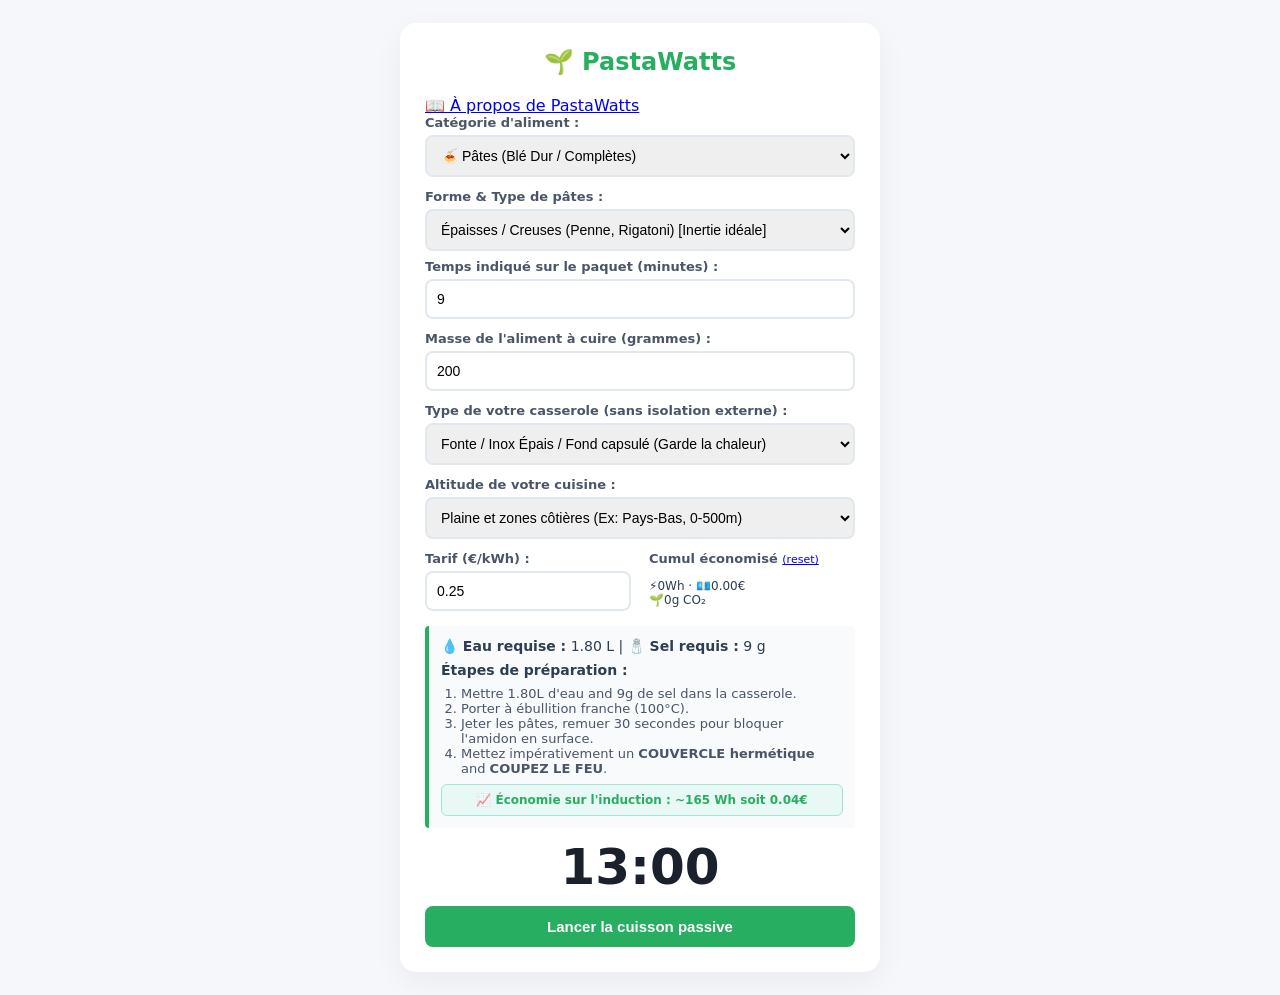
<file: index.html>
<!DOCTYPE html>
<html lang="fr">
<head>
    <meta charset="UTF-8">
    <meta name="viewport" content="width=device-width, initial-scale=1.0">
    <title>PastaWatts - L'Assistant de Cuisson Passive</title>
    <link rel="stylesheet" href="style.css">
        <!-- Liaison avec le manifest pour Android -->
    <link rel="manifest" href="manifest.json">
    <!-- Métadonnées pour l'installation iOS -->
    <meta name="apple-mobile-web-app-capable" content="yes">
    <meta name="apple-mobile-web-app-title" content="PastaWatts">
    <link rel="apple-touch-icon" href="icon.svg">

</head>
<body>

<div class="container">
    <h1>🌱 PastaWatts</h1>
    <a href="readme.html" class="about-link">
    📖 À propos de PastaWatts
</a>
    <div class="group">
        <label for="category">Catégorie d'aliment :</label>
        <select id="category" onchange="toggleInputs()">
            <option value="pates">🍝 Pâtes (Blé Dur / Complètes)</option>
            <option value="riz">🌾 Riz (Blanc, Complet, Basmati)</option>
            <option value="cereales">🥣 Autres Céréales (Quinoa, Boulgour...)</option>
        </select>
    </div>

    <!-- Options dynamiques pour les Pâtes -->
    <div id="pates-options" class="group">
        <label for="formePates">Forme & Type de pâtes :</label>
        <select id="formePates" onchange="calculer()">
            <option value="fines">Fines / Longues (Spaghetti, Coquillettes) [-1 min de repos]</option>
            <option value="epaisses" selected>Épaisses / Creuses (Penne, Rigatoni) [Inertie idéale]</option>
            <option value="completes">Pâtes Complètes (Intégrales) [+2 min de repos]</option>
        </select>
        <label for="tempsPaquet" style="margin-top: 8px;">Temps indiqué sur le paquet (minutes) :</label>
        <input type="number" id="tempsPaquet" value="9" min="1" oninput="calculer()">
    </div>

    <!-- Options dynamiques pour le Riz et Céréales -->
   <div id="riz-options" class="group" style="display:none;">
    <label for="typeRiz">Type de riz :</label>
    <select id="typeRiz" onchange="calculer()">
        <option value="riz_blanc">Riz Blanc / Basmati / Thaï</option>
        <option value="riz_complet">Riz Complet (Grain entier)</option>
    </select>
</div>

<div id="cereales-options" class="group" style="display:none;">
    <label for="typeCereale">Type de céréale :</label>
    <select id="typeCereale" onchange="calculer()">
        <option value="quinoa">Quinoa</option>
        <option value="boulgour">Boulgour / Épeautre concassé</option>
        <option value="ble_grain">Grains de Blé Entiers (Ebly, etc.)</option>
    </select>
</div>


    <div class="group">
        <label for="poids">Masse de l'aliment à cuire (grammes) :</label>
        <input type="number" id="poids" value="200" min="10" oninput="calculer()">
    </div>

    <div class="group">
        <label for="casserole">Type de votre casserole (sans isolation externe) :</label>
        <select id="casserole" onchange="calculer()">
            <option value="lourde">Fonte / Inox Épais / Fond capsulé (Garde la chaleur)</option>
            <option value="legere">Aluminium fin / Inox Léger (+1 min de repos nécessaire)</option>
        </select>
    </div>

    <div class="group">
        <label for="altitude">Altitude de votre cuisine :</label>
        <select id="altitude" onchange="calculer()">
            <option value="0">Plaine et zones côtières (Ex: Pays-Bas, 0-500m)</option>
            <option value="1000">Moyenne Montagne (500-1500m) [+1 min feu actif]</option>
            <option value="2000">Haute Montagne (>1500m) [+2 min feu actif]</option>
        </select>
    </div>

    <div class="group row-flex">
    <div>
        <label for="tarifKwh">Tarif (€/kWh) :</label>
        <input type="number" id="tarifKwh" value="0.25" min="0" step="0.01" oninput="calculer()">
    </div>
    <div>
        <label>Cumul économisé <a href="#" onclick="resetTotals();return false;" style="font-weight:normal;font-size:11px;">(reset)</a></label>
        <div style="font-size:12px;padding-top:8px;">
            ⚡<span id="totalWh">0</span>Wh · 💶<span id="totalEur">0.00</span>€<br>🌱<span id="totalCo2">0</span>g CO₂
        </div>
    </div>
</div>

    <div class="box">
        <strong>💧 Eau requise :</strong> <span id="eau">3.00</span> L | 
        <strong>🧂 Sel requis :</strong> <span id="sel">30</span> g
        <div style="margin-top: 8px; font-weight: bold; color: #2c3e50;">Étapes de préparation :</div>
        <ol class="step-list" id="prepSteps"></ol>
        
        <div class="eco-badge aria-live="polite">
            📈 Économie sur l'induction : ~<span id="ecoWh">0</span> Wh soit <span id="ecoEur">0.00</span>€
        </div>
    </div>

    <div class="timer" id="disp" aria-live="polite">00:00</div>
    <button id="btn" onclick="toggle()">Lancer la cuisson passive</button>
</div>

<script src="app.js"></script>
</body>
</html>
</file>
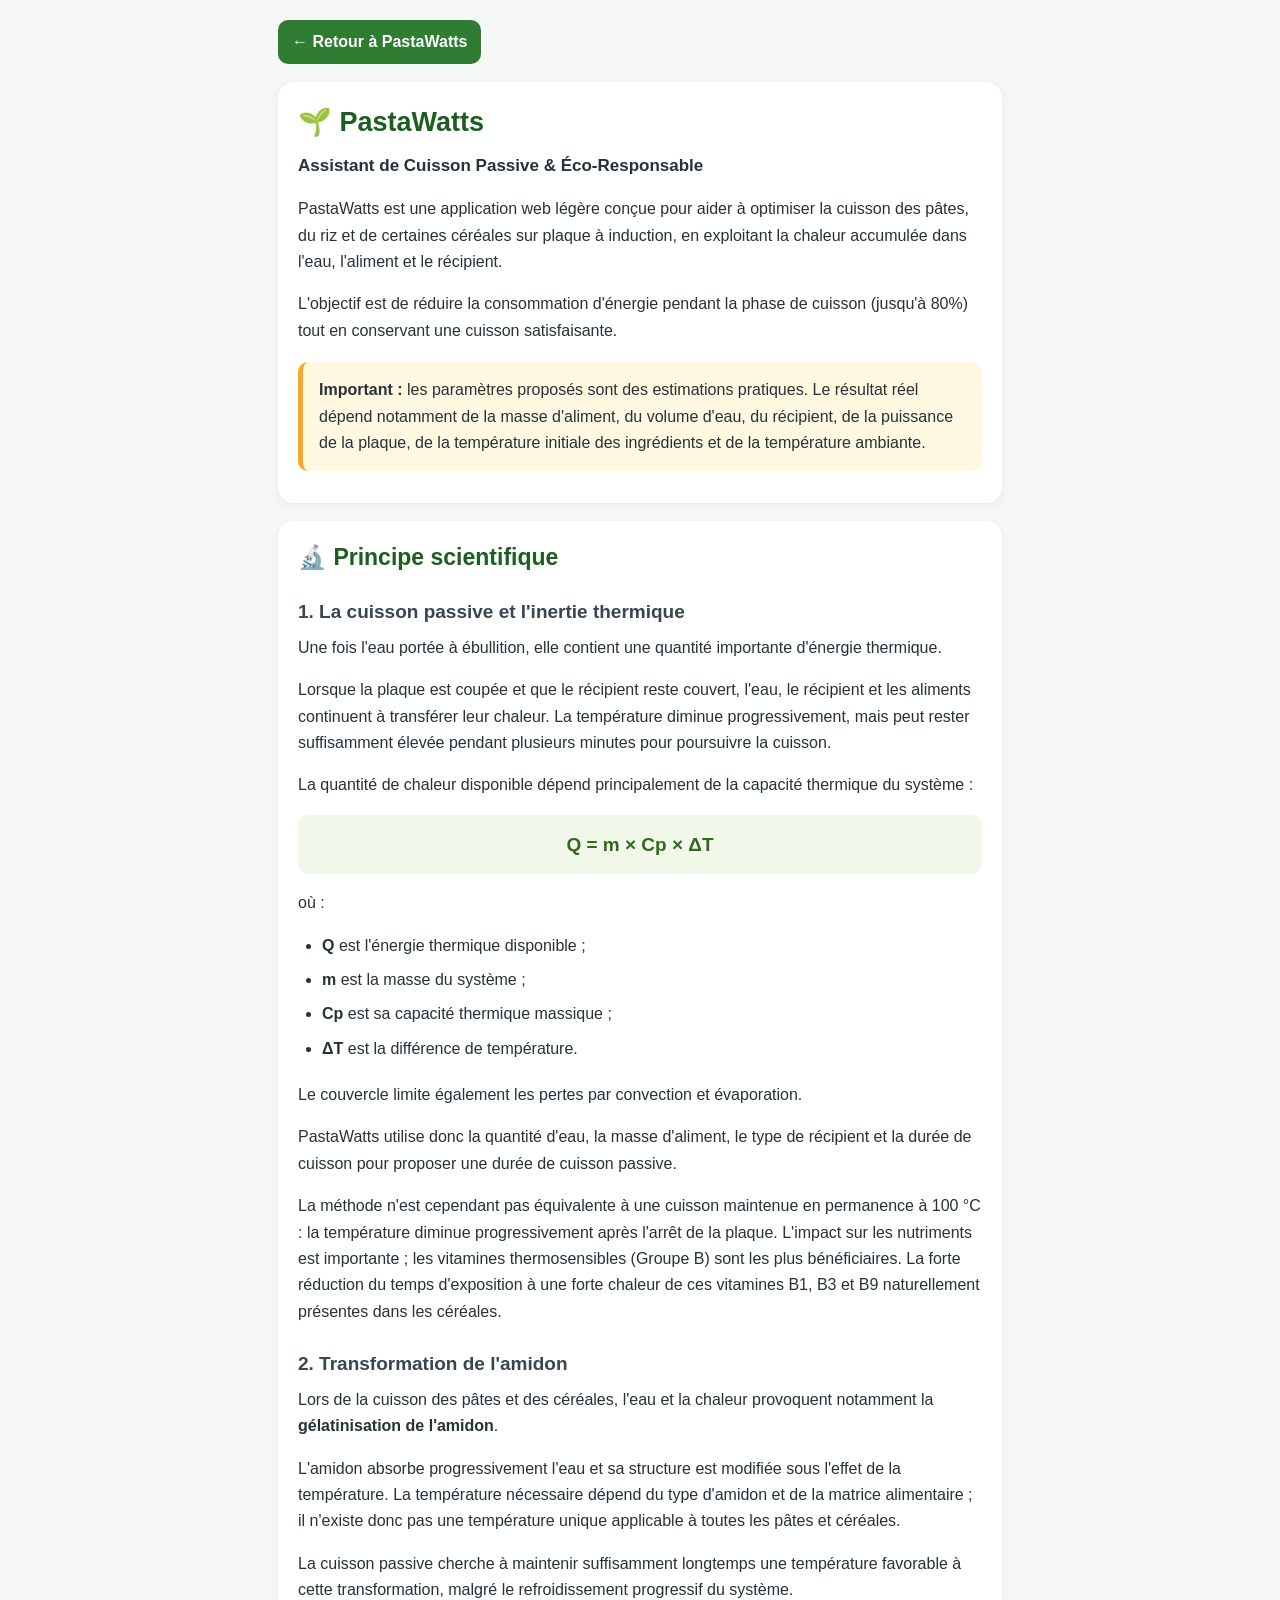
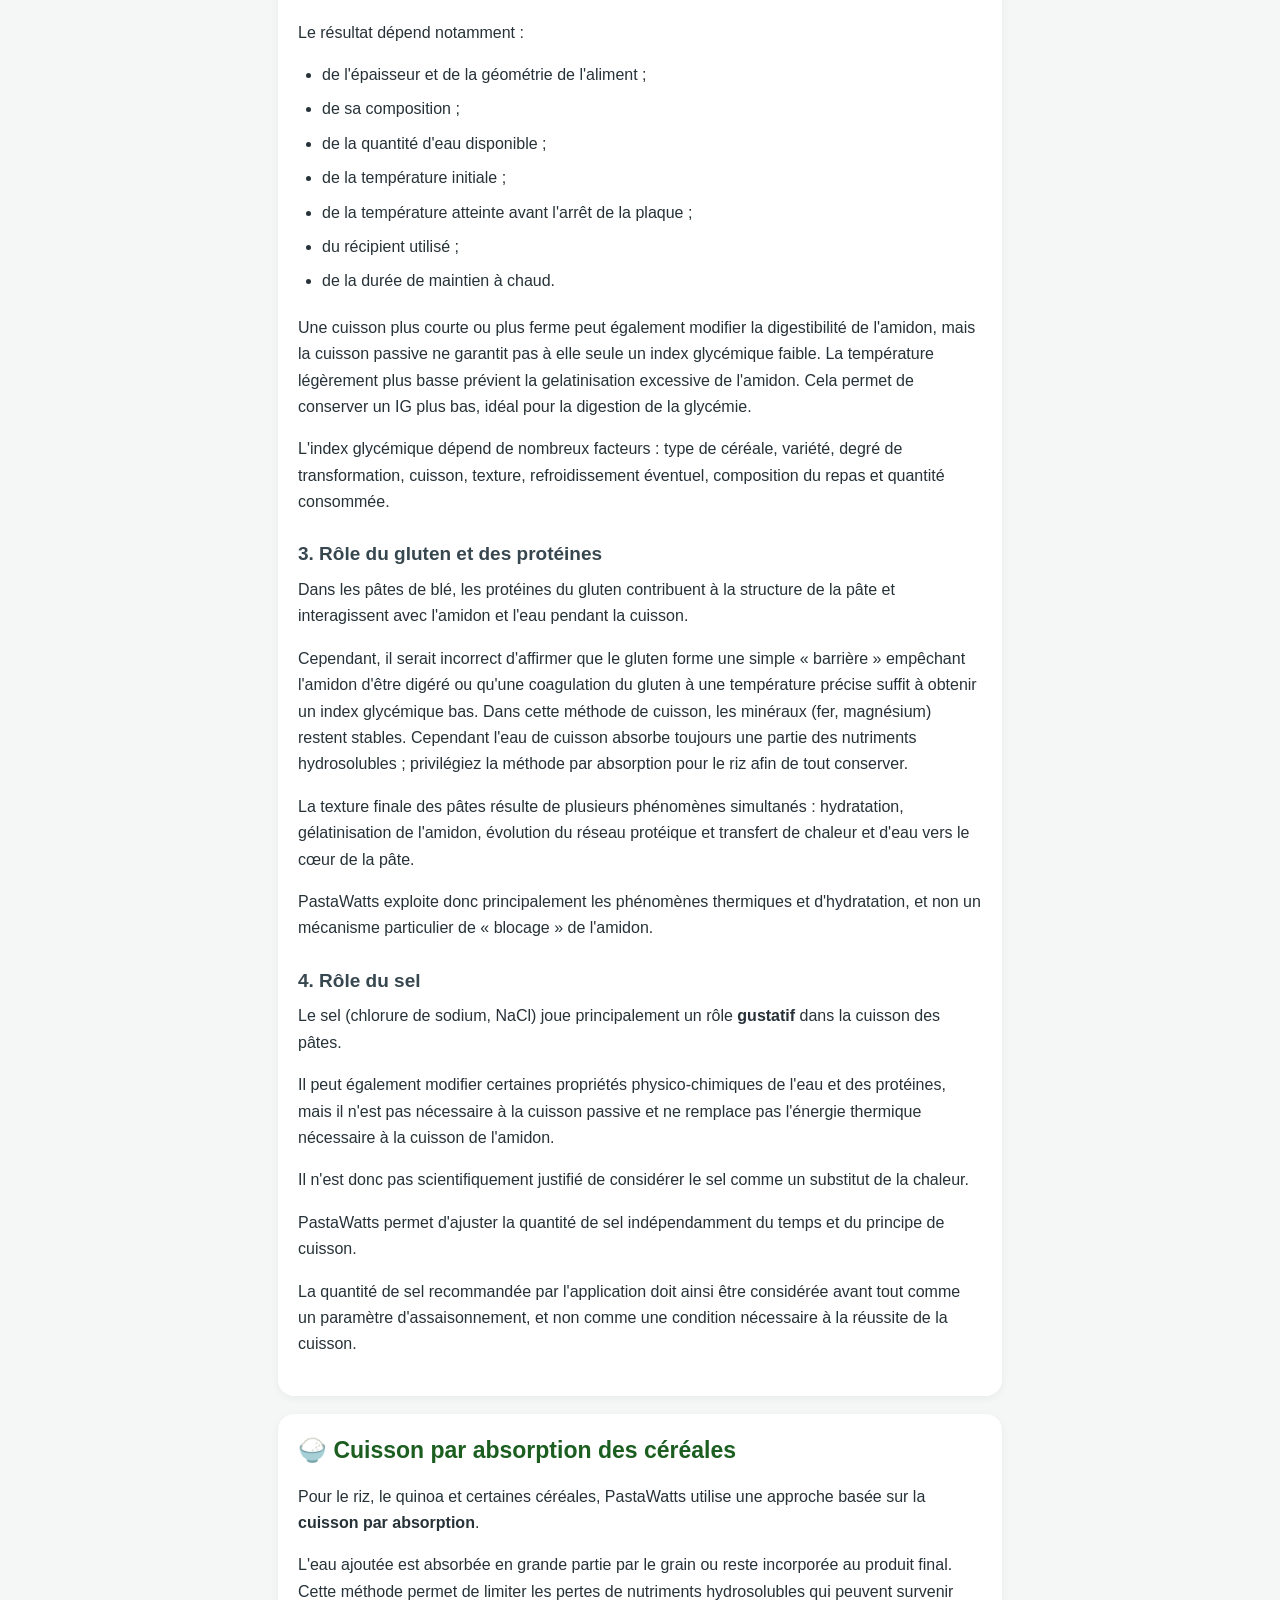
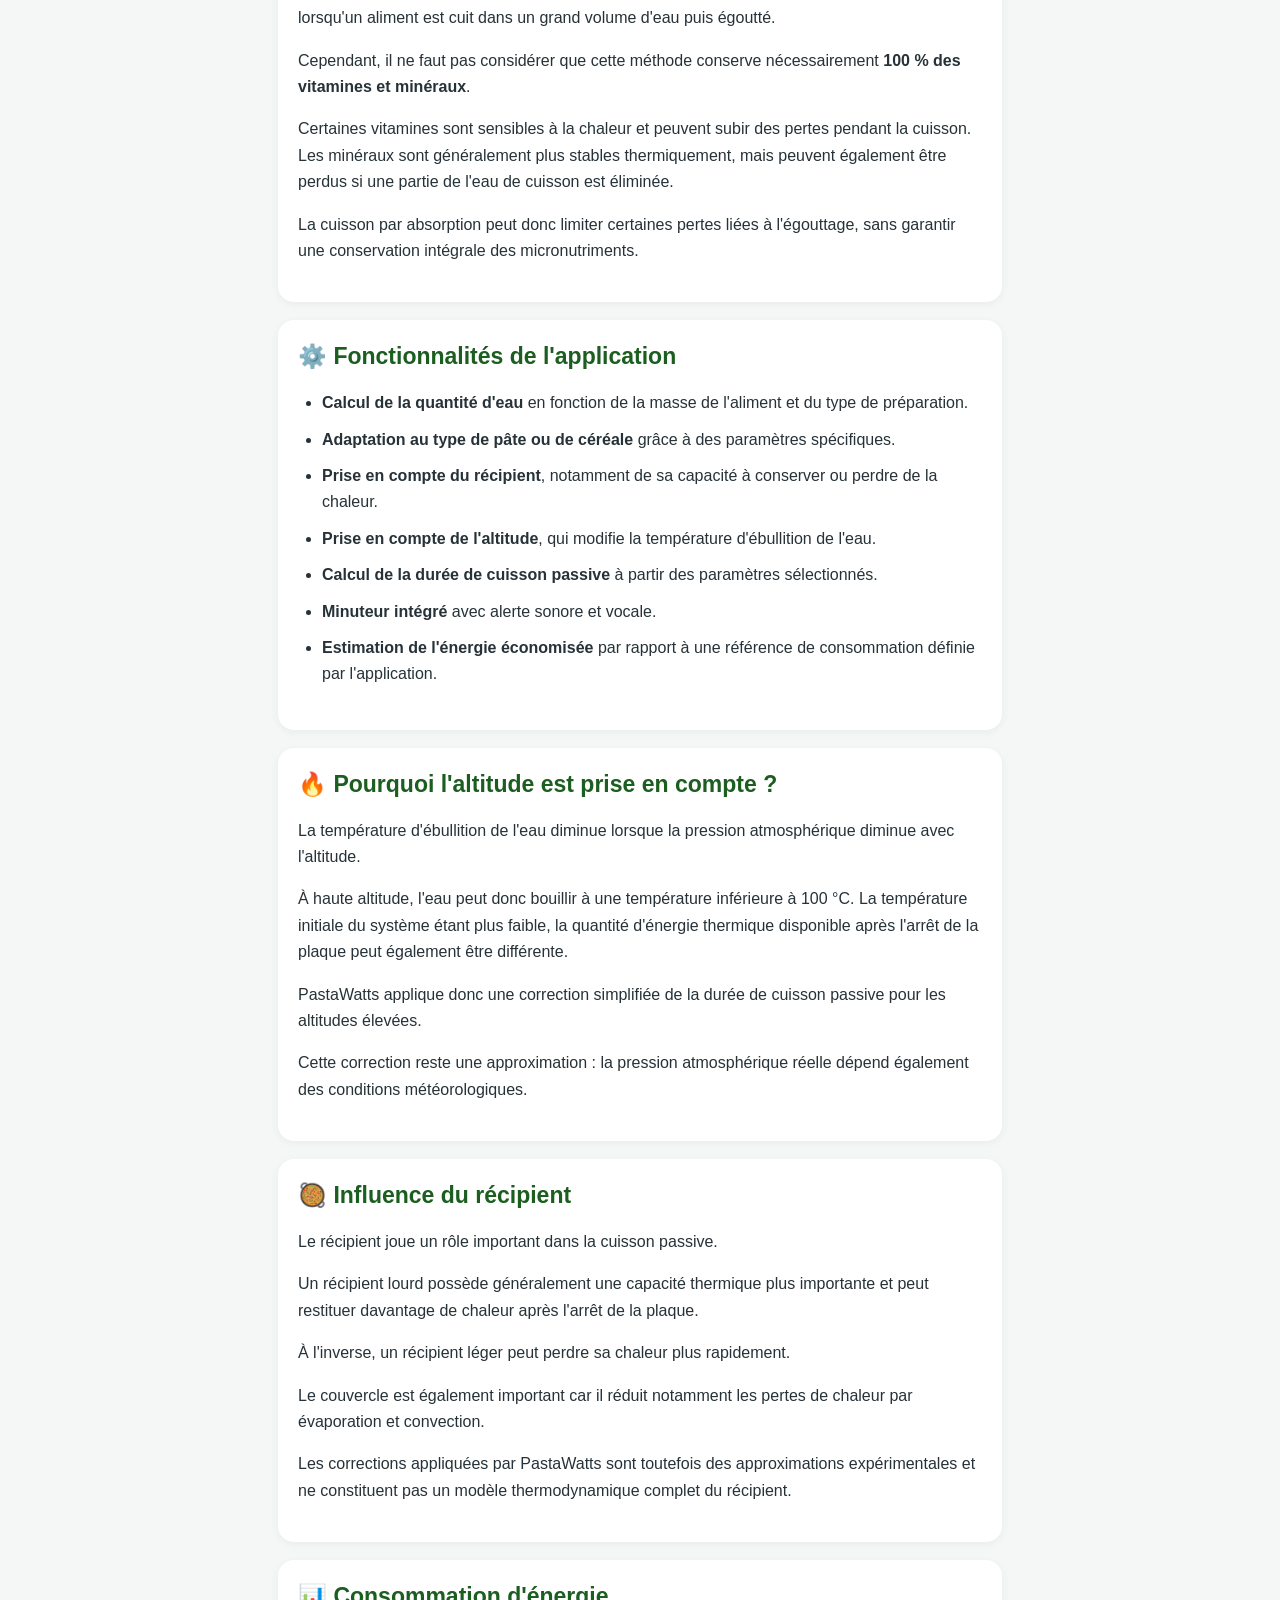
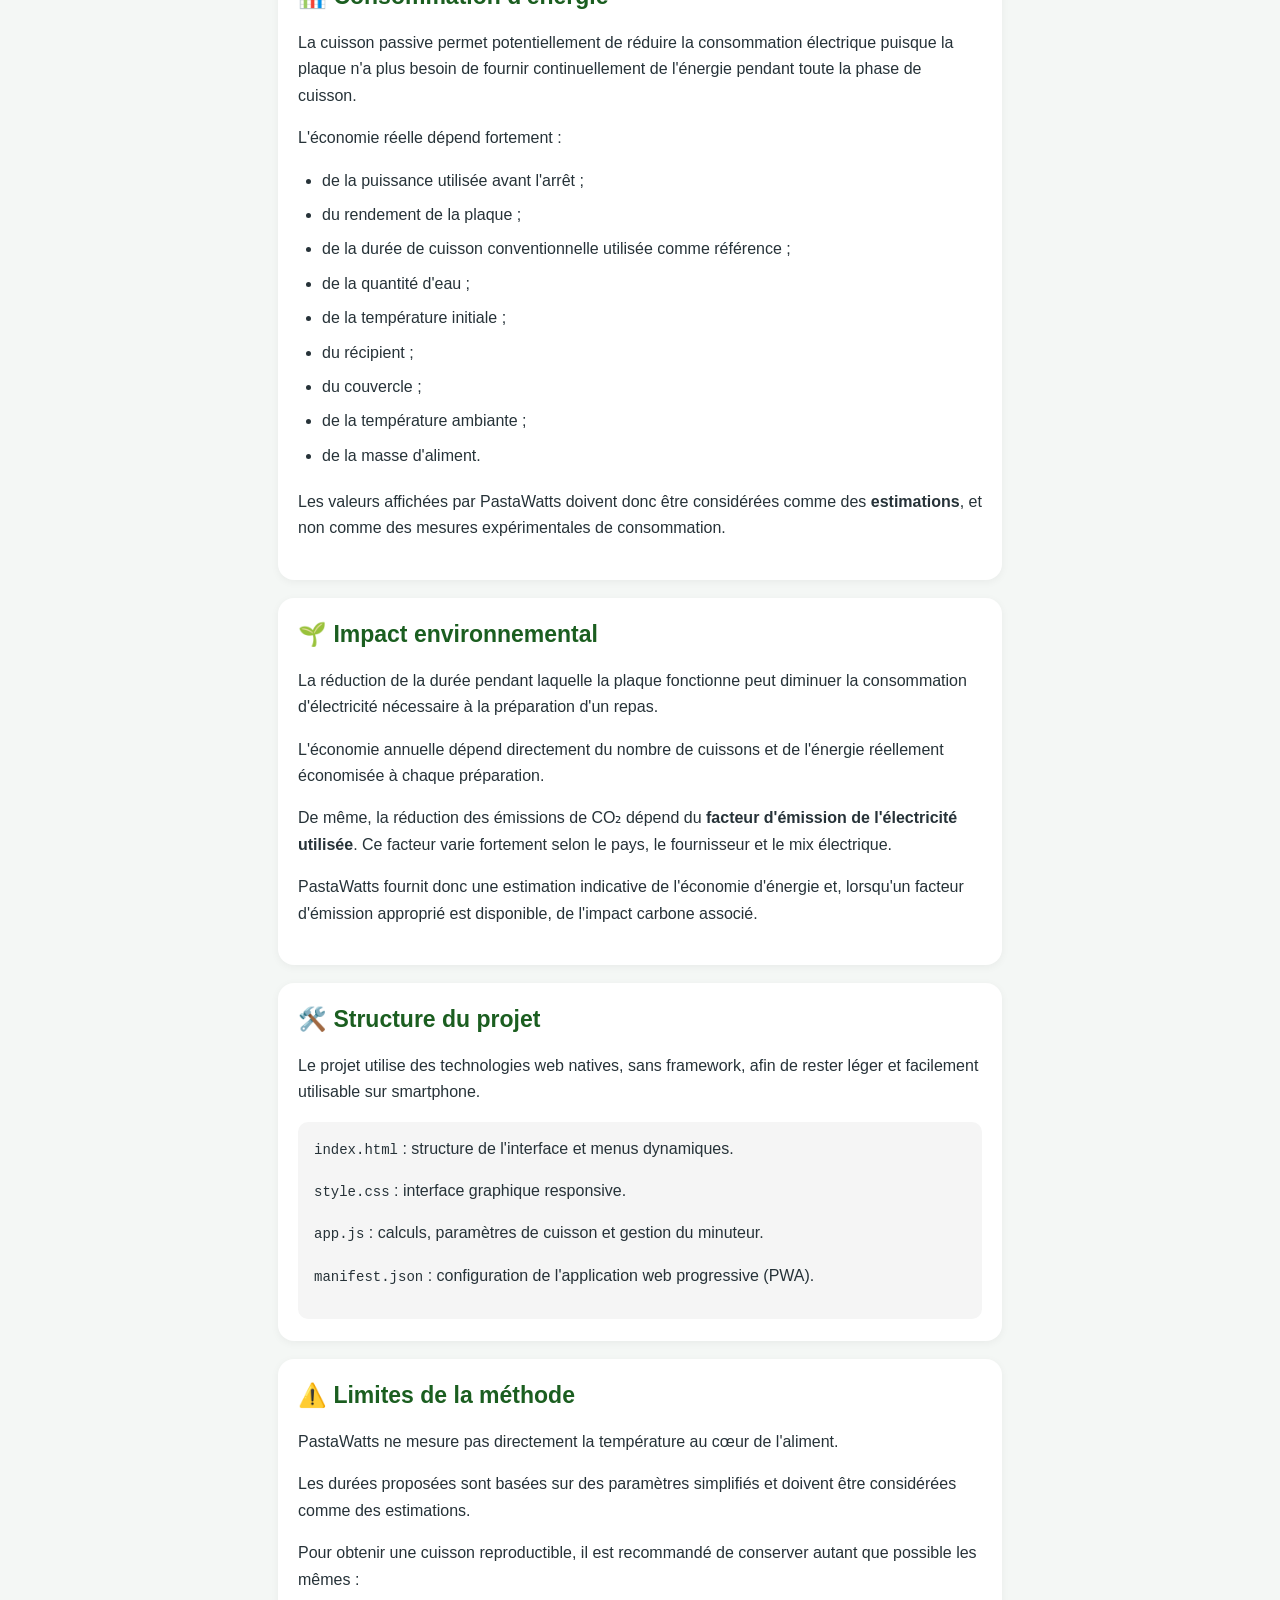
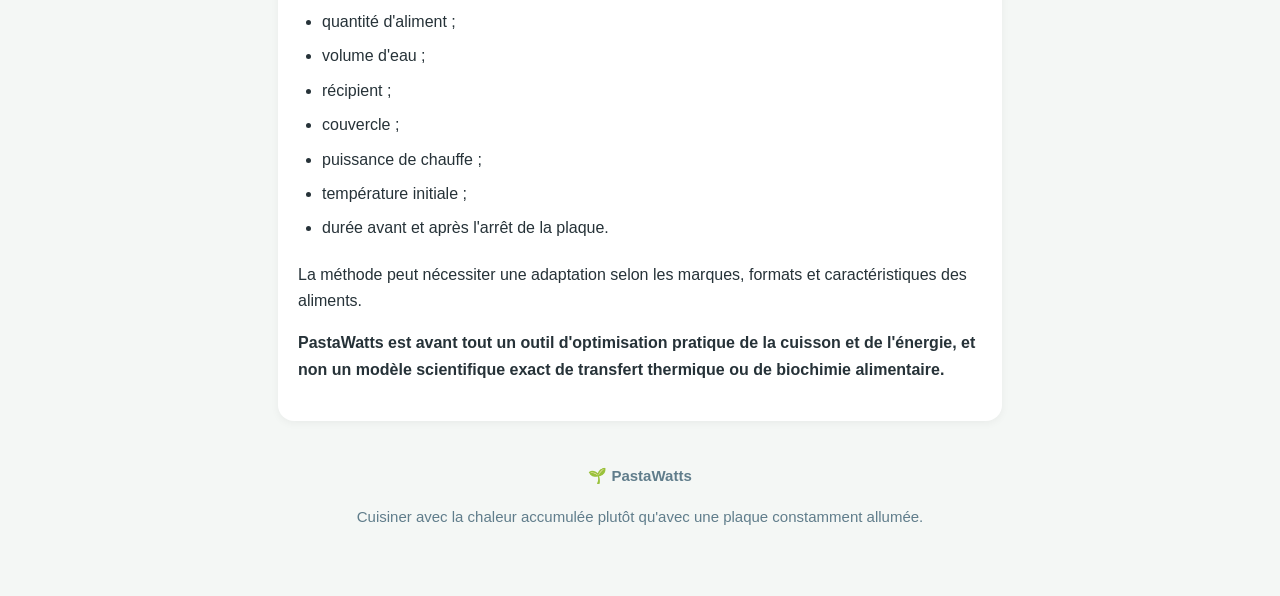
<file: readme.html>
<!DOCTYPE html><html lang="fr">
<head>
    <meta charset="UTF-8">
    <meta name="viewport" content="width=device-width, initial-scale=1.0"><title>PastaWatts — À propos</title>

<style>
    * {
        box-sizing: border-box;
    }

    body {
        margin: 0;
        padding: 0;
        background: #f4f7f5;
        color: #263238;
        font-family: Arial, Helvetica, sans-serif;
        font-size: 16px;
        line-height: 1.65;
    }

    .page {
        width: 100%;
        max-width: 760px;
        margin: 0 auto;
        padding: 20px 18px 40px;
    }

    .header {
        background: white;
        border-radius: 16px;
        padding: 24px 20px;
        margin-bottom: 18px;
        box-shadow: 0 2px 8px rgba(0,0,0,0.06);
    }

    h1 {
        margin: 0 0 12px;
        font-size: 27px;
        line-height: 1.25;
        color: #1b5e20;
    }

    h2 {
        margin: 0 0 18px;
        font-size: 23px;
        line-height: 1.3;
        color: #1b5e20;
    }

    h3 {
        margin: 26px 0 10px;
        font-size: 19px;
        line-height: 1.35;
        color: #37474f;
    }

    p {
        margin: 0 0 16px;
    }

    ul {
        margin: 8px 0 20px;
        padding-left: 24px;
    }

    li {
        margin-bottom: 8px;
    }

    .section {
        background: white;
        border-radius: 16px;
        padding: 22px 20px;
        margin-bottom: 18px;
        box-shadow: 0 2px 8px rgba(0,0,0,0.05);
    }

    .warning {
        background: #fff8e1;
        border-left: 5px solid #f9a825;
        border-radius: 10px;
        padding: 15px 16px;
        margin-top: 18px;
        margin-bottom: 8px;
    }

    .formula {
        background: #f1f8e9;
        border-radius: 10px;
        padding: 14px;
        margin: 16px 0;
        text-align: center;
        font-size: 19px;
        font-weight: bold;
        color: #33691e;
    }

    .intro {
        font-size: 17px;
    }

    .feature-list li {
        margin-bottom: 10px;
    }

    .files {
        background: #f5f5f5;
        border-radius: 10px;
        padding: 14px 16px;
        margin-top: 10px;
    }

    .files code {
        font-family: monospace;
        font-size: 14px;
    }

    .footer {
        text-align: center;
        padding: 25px 10px 10px;
        color: #607d8b;
        font-size: 15px;
    }

    .back {
        display: inline-block;
        margin-bottom: 18px;
        padding: 9px 14px;
        border-radius: 10px;
        background: #2e7d32;
        color: white;
        text-decoration: none;
        font-weight: bold;
    }

    .back:active {
        transform: scale(0.98);
    }

    @media (max-width: 480px) {

        body {
            font-size: 16px;
            line-height: 1.68;
        }

        .page {
            padding: 12px 12px 30px;
        }

        .header,
        .section {
            padding: 20px 17px;
            border-radius: 14px;
        }

        h1 {
            font-size: 25px;
        }

        h2 {
            font-size: 21px;
        }

        h3 {
            font-size: 18px;
        }

        .intro {
            font-size: 16px;
        }
    }
</style>

</head><body><div class="page"><a href="index.html" class="back">← Retour à PastaWatts</a>

<div class="header">
    <h1>🌱 PastaWatts</h1>

    <p class="intro">
        <strong>Assistant de Cuisson Passive & Éco-Responsable</strong>
    </p>

    <p>
        PastaWatts est une application web légère conçue pour aider à optimiser
        la cuisson des pâtes, du riz et de certaines céréales sur plaque à
        induction, en exploitant la chaleur accumulée dans l'eau, l'aliment
        et le récipient.
    </p>

    <p>
        L'objectif est de réduire la consommation d'énergie pendant la phase
        de cuisson (jusqu'à 80%) tout en conservant une cuisson satisfaisante.
    </p>

    <div class="warning">
        <strong>Important :</strong>
        les paramètres proposés sont des estimations pratiques.
        Le résultat réel dépend notamment de la masse d'aliment, du volume
        d'eau, du récipient, de la puissance de la plaque, de la température
        initiale des ingrédients et de la température ambiante.
    </div>
</div>


<div class="section">

    <h2>🔬 Principe scientifique</h2>

    <h3>1. La cuisson passive et l'inertie thermique</h3>

    <p>
        Une fois l'eau portée à ébullition, elle contient une quantité
        importante d'énergie thermique.
    </p>

    <p>
        Lorsque la plaque est coupée et que le récipient reste couvert,
        l'eau, le récipient et les aliments continuent à transférer leur
        chaleur. La température diminue progressivement, mais peut rester
        suffisamment élevée pendant plusieurs minutes pour poursuivre la
        cuisson.
    </p>

    <p>
        La quantité de chaleur disponible dépend principalement de la
        capacité thermique du système :
    </p>

    <div class="formula">
        Q = m × Cp × ΔT
    </div>

    <p>où :</p>

    <ul>
        <li><strong>Q</strong> est l'énergie thermique disponible ;</li>
        <li><strong>m</strong> est la masse du système ;</li>
        <li><strong>Cp</strong> est sa capacité thermique massique ;</li>
        <li><strong>ΔT</strong> est la différence de température.</li>
    </ul>

    <p>
        Le couvercle limite également les pertes par convection et
        évaporation.
    </p>

    <p>
        PastaWatts utilise donc la quantité d'eau, la masse d'aliment,
        le type de récipient et la durée de cuisson pour proposer une
        durée de cuisson passive.
    </p>

    <p>
        La méthode n'est cependant pas équivalente à une cuisson maintenue
        en permanence à 100&nbsp;°C : la température diminue progressivement
        après l'arrêt de la plaque. L'impact sur les nutriments est importante ; 
        les vitamines thermosensibles (Groupe B) sont les plus bénéficiaires. 
        La forte réduction du temps d'exposition à une forte chaleur de ces 
        vitamines B1, B3 et B9 naturellement présentes dans les céréales. 
        
    </p>


    <h3>2. Transformation de l'amidon</h3>

    <p>
        Lors de la cuisson des pâtes et des céréales, l'eau et la chaleur
        provoquent notamment la <strong>gélatinisation de l'amidon</strong>.
    </p>

    <p>
        L'amidon absorbe progressivement l'eau et sa structure est
        modifiée sous l'effet de la température. La température nécessaire
        dépend du type d'amidon et de la matrice alimentaire ; il n'existe
        donc pas une température unique applicable à toutes les pâtes et
        céréales.
    </p>

    <p>
        La cuisson passive cherche à maintenir suffisamment longtemps une
        température favorable à cette transformation, malgré le
        refroidissement progressif du système.
    </p>

    <p>Le résultat dépend notamment :</p>

    <ul>
        <li>de l'épaisseur et de la géométrie de l'aliment ;</li>
        <li>de sa composition ;</li>
        <li>de la quantité d'eau disponible ;</li>
        <li>de la température initiale ;</li>
        <li>de la température atteinte avant l'arrêt de la plaque ;</li>
        <li>du récipient utilisé ;</li>
        <li>de la durée de maintien à chaud.</li>
    </ul>

    <p>
        Une cuisson plus courte ou plus ferme peut également modifier
        la digestibilité de l'amidon, mais la cuisson passive ne garantit
        pas à elle seule un index glycémique faible. La température légèrement
        plus basse prévient la gelatinisation excessive de l'amidon. Cela permet 
        de conserver un IG plus bas, idéal pour la digestion de la glycémie. 
    </p>

    <p>
        L'index glycémique dépend de nombreux facteurs : type de céréale,
        variété, degré de transformation, cuisson, texture, refroidissement
        éventuel, composition du repas et quantité consommée.
    </p>


    <h3>3. Rôle du gluten et des protéines</h3>

    <p>
        Dans les pâtes de blé, les protéines du gluten contribuent à la
        structure de la pâte et interagissent avec l'amidon et l'eau
        pendant la cuisson.
    </p>

    <p>
        Cependant, il serait incorrect d'affirmer que le gluten forme une
        simple « barrière » empêchant l'amidon d'être digéré ou qu'une
        coagulation du gluten à une température précise suffit à obtenir
        un index glycémique bas. Dans cette méthode de cuisson, les minéraux
        (fer, magnésium) restent stables. Cependant l'eau de cuisson absorbe toujours 
        une partie des nutriments hydrosolubles ; privilégiez la méthode par absorption 
        pour le riz afin de tout conserver. 
    </p>

    <p>
        La texture finale des pâtes résulte de plusieurs phénomènes
        simultanés : hydratation, gélatinisation de l'amidon, évolution
        du réseau protéique et transfert de chaleur et d'eau vers le
        cœur de la pâte.
    </p>

    <p>
        PastaWatts exploite donc principalement les phénomènes thermiques
        et d'hydratation, et non un mécanisme particulier de « blocage »
        de l'amidon.
    </p>


    <h3>4. Rôle du sel</h3>

    <p>
        Le sel (chlorure de sodium, NaCl) joue principalement un rôle
        <strong>gustatif</strong> dans la cuisson des pâtes.
    </p>

    <p>
        Il peut également modifier certaines propriétés physico-chimiques
        de l'eau et des protéines, mais il n'est pas nécessaire à la
        cuisson passive et ne remplace pas l'énergie thermique nécessaire
        à la cuisson de l'amidon.
    </p>

    <p>
        Il n'est donc pas scientifiquement justifié de considérer le sel
        comme un substitut de la chaleur.
    </p>

    <p>
        PastaWatts permet d'ajuster la quantité de sel indépendamment du
        temps et du principe de cuisson.
    </p>

    <p>
        La quantité de sel recommandée par l'application doit ainsi être
        considérée avant tout comme un paramètre d'assaisonnement,
        et non comme une condition nécessaire à la réussite de la cuisson.
    </p>

</div>


<div class="section">

    <h2>🍚 Cuisson par absorption des céréales</h2>

    <p>
        Pour le riz, le quinoa et certaines céréales, PastaWatts utilise
        une approche basée sur la <strong>cuisson par absorption</strong>.
    </p>

    <p>
        L'eau ajoutée est absorbée en grande partie par le grain ou reste
        incorporée au produit final. Cette méthode permet de limiter les
        pertes de nutriments hydrosolubles qui peuvent survenir lorsqu'un
        aliment est cuit dans un grand volume d'eau puis égoutté.
    </p>

    <p>
        Cependant, il ne faut pas considérer que cette méthode conserve
        nécessairement <strong>100&nbsp;% des vitamines et minéraux</strong>.
    </p>

    <p>
        Certaines vitamines sont sensibles à la chaleur et peuvent subir
        des pertes pendant la cuisson. Les minéraux sont généralement plus
        stables thermiquement, mais peuvent également être perdus si une
        partie de l'eau de cuisson est éliminée.
    </p>

    <p>
        La cuisson par absorption peut donc limiter certaines pertes liées
        à l'égouttage, sans garantir une conservation intégrale des
        micronutriments.
    </p>

</div>


<div class="section">

    <h2>⚙️ Fonctionnalités de l'application</h2>

    <ul class="feature-list">
        <li>
            <strong>Calcul de la quantité d'eau</strong> en fonction de la
            masse de l'aliment et du type de préparation.
        </li>

        <li>
            <strong>Adaptation au type de pâte ou de céréale</strong>
            grâce à des paramètres spécifiques.
        </li>

        <li>
            <strong>Prise en compte du récipient</strong>, notamment de sa
            capacité à conserver ou perdre de la chaleur.
        </li>

        <li>
            <strong>Prise en compte de l'altitude</strong>, qui modifie
            la température d'ébullition de l'eau.
        </li>

        <li>
            <strong>Calcul de la durée de cuisson passive</strong> à partir
            des paramètres sélectionnés.
        </li>

        <li>
            <strong>Minuteur intégré</strong> avec alerte sonore et vocale.
        </li>

        <li>
            <strong>Estimation de l'énergie économisée</strong> par rapport
            à une référence de consommation définie par l'application.
        </li>
    </ul>

</div>


<div class="section">

    <h2>🔥 Pourquoi l'altitude est prise en compte ?</h2>

    <p>
        La température d'ébullition de l'eau diminue lorsque la pression
        atmosphérique diminue avec l'altitude.
    </p>

    <p>
        À haute altitude, l'eau peut donc bouillir à une température
        inférieure à 100&nbsp;°C. La température initiale du système étant
        plus faible, la quantité d'énergie thermique disponible après
        l'arrêt de la plaque peut également être différente.
    </p>

    <p>
        PastaWatts applique donc une correction simplifiée de la durée
        de cuisson passive pour les altitudes élevées.
    </p>

    <p>
        Cette correction reste une approximation : la pression atmosphérique
        réelle dépend également des conditions météorologiques.
    </p>

</div>


<div class="section">

    <h2>🥘 Influence du récipient</h2>

    <p>
        Le récipient joue un rôle important dans la cuisson passive.
    </p>

    <p>
        Un récipient lourd possède généralement une capacité thermique
        plus importante et peut restituer davantage de chaleur après
        l'arrêt de la plaque.
    </p>

    <p>
        À l'inverse, un récipient léger peut perdre sa chaleur plus
        rapidement.
    </p>

    <p>
        Le couvercle est également important car il réduit notamment
        les pertes de chaleur par évaporation et convection.
    </p>

    <p>
        Les corrections appliquées par PastaWatts sont toutefois des
        approximations expérimentales et ne constituent pas un modèle
        thermodynamique complet du récipient.
    </p>

</div>


<div class="section">

    <h2>📊 Consommation d'énergie</h2>

    <p>
        La cuisson passive permet potentiellement de réduire la
        consommation électrique puisque la plaque n'a plus besoin de
        fournir continuellement de l'énergie pendant toute la phase
        de cuisson.
    </p>

    <p>L'économie réelle dépend fortement :</p>

    <ul>
        <li>de la puissance utilisée avant l'arrêt ;</li>
        <li>du rendement de la plaque ;</li>
        <li>de la durée de cuisson conventionnelle utilisée comme référence ;</li>
        <li>de la quantité d'eau ;</li>
        <li>de la température initiale ;</li>
        <li>du récipient ;</li>
        <li>du couvercle ;</li>
        <li>de la température ambiante ;</li>
        <li>de la masse d'aliment.</li>
    </ul>

    <p>
        Les valeurs affichées par PastaWatts doivent donc être considérées
        comme des <strong>estimations</strong>, et non comme des mesures
        expérimentales de consommation.
    </p>

</div>


<div class="section">

    <h2>🌱 Impact environnemental</h2>

    <p>
        La réduction de la durée pendant laquelle la plaque fonctionne
        peut diminuer la consommation d'électricité nécessaire à la
        préparation d'un repas.
    </p>

    <p>
        L'économie annuelle dépend directement du nombre de cuissons et
        de l'énergie réellement économisée à chaque préparation.
    </p>

    <p>
        De même, la réduction des émissions de CO₂ dépend du
        <strong>facteur d'émission de l'électricité utilisée</strong>.
        Ce facteur varie fortement selon le pays, le fournisseur et
        le mix électrique.
    </p>

    <p>
        PastaWatts fournit donc une estimation indicative de l'économie
        d'énergie et, lorsqu'un facteur d'émission approprié est
        disponible, de l'impact carbone associé.
    </p>

</div>


<div class="section">

    <h2>🛠️ Structure du projet</h2>

    <p>
        Le projet utilise des technologies web natives, sans framework,
        afin de rester léger et facilement utilisable sur smartphone.
    </p>

    <div class="files">
        <p><code>index.html</code> : structure de l'interface et menus dynamiques.</p>
        <p><code>style.css</code> : interface graphique responsive.</p>
        <p><code>app.js</code> : calculs, paramètres de cuisson et gestion du minuteur.</p>
        <p><code>manifest.json</code> : configuration de l'application web progressive (PWA).</p>
    </div>

</div>


<div class="section">

    <h2>⚠️ Limites de la méthode</h2>

    <p>
        PastaWatts ne mesure pas directement la température au cœur de
        l'aliment.
    </p>

    <p>
        Les durées proposées sont basées sur des paramètres simplifiés
        et doivent être considérées comme des estimations.
    </p>

    <p>
        Pour obtenir une cuisson reproductible, il est recommandé de
        conserver autant que possible les mêmes :
    </p>

    <ul>
        <li>quantité d'aliment ;</li>
        <li>volume d'eau ;</li>
        <li>récipient ;</li>
        <li>couvercle ;</li>
        <li>puissance de chauffe ;</li>
        <li>température initiale ;</li>
        <li>durée avant et après l'arrêt de la plaque.</li>
    </ul>

    <p>
        La méthode peut nécessiter une adaptation selon les marques,
        formats et caractéristiques des aliments.
    </p>

    <p>
        <strong>
            PastaWatts est avant tout un outil d'optimisation pratique
            de la cuisson et de l'énergie, et non un modèle scientifique
            exact de transfert thermique ou de biochimie alimentaire.
        </strong>
    </p>

</div>


<div class="footer">

    <p>
        🌱 <strong>PastaWatts</strong>
    </p>

    <p>
        Cuisiner avec la chaleur accumulée plutôt qu'avec une plaque
        constamment allumée.
    </p>

</div>

</div></body>
</html>
</file>
<file: style.css>
:root { 
    --bg: #f5f7fa; 
    --card: #ffffff; 
    --text: #2c3e50; 
    --green: #27ae60; 
    --red: #e74c3c; 
}

body { 
    font-family: system-ui, -apple-system, sans-serif; 
    background: var(--bg); 
    color: var(--text); 
    padding: 15px; 
    display: flex; 
    justify-content: center; 
}

.container { 
    max-width: 480px; 
    width: 100%; 
    background: var(--card); 
    padding: 25px; 
    border-radius: 16px; 
    box-shadow: 0 10px 30px rgba(0,0,0,0.05); 
    box-sizing: border-box; 
}

h1 { 
    text-align: center; 
    color: var(--green); 
    margin-bottom: 20px; 
    font-size: 24px; 
    margin-top: 0; 
}

.group { 
    margin-bottom: 12px; 
}
.row-flex { display: flex; gap: 18px; }
.row-flex > div { flex: 1; }
label { 
    display: block; 
    font-weight: bold; 
    margin-bottom: 5px; 
    font-size: 13px; 
    color: #4a5568; 
}

select, input { 
    width: 100%; 
    padding: 10px; 
    border: 2px solid #e2e8f0; 
    border-radius: 8px; 
    box-sizing: border-box; 
    font-size: 14px; 
}

.box { 
    background: #f8fafc; 
    border-left: 4px solid var(--green); 
    padding: 12px; 
    border-radius: 4px; 
    margin-top: 15px; 
    font-size: 14px; 
}

.eco-badge { 
    background: #e8f8f5; 
    color: var(--green); 
    padding: 8px; 
    border-radius: 6px; 
    font-weight: bold; 
    font-size: 12px; 
    margin-top: 8px; 
    text-align: center; 
    border: 1px solid #a3e4d7; 
}

.timer { 
    font-size: 50px; 
    font-weight: bold; 
    text-align: center; 
    margin: 10px 0; 
    font-variant-numeric: tabular-nums; 
    color: #1a202c; 
}

button { 
    width: 100%; 
    padding: 12px; 
    background: var(--green); 
    color: white; 
    border: none; 
    border-radius: 8px; 
    font-size: 15px; 
    font-weight: bold; 
    cursor: pointer; 
}

button:hover { 
    filter: brightness(0.9); 
}

.step-list { 
    margin: 8px 0 0 0; 
    padding-left: 20px; 
    font-size: 13px; 
    color: #4a5568; 
}
</file>
